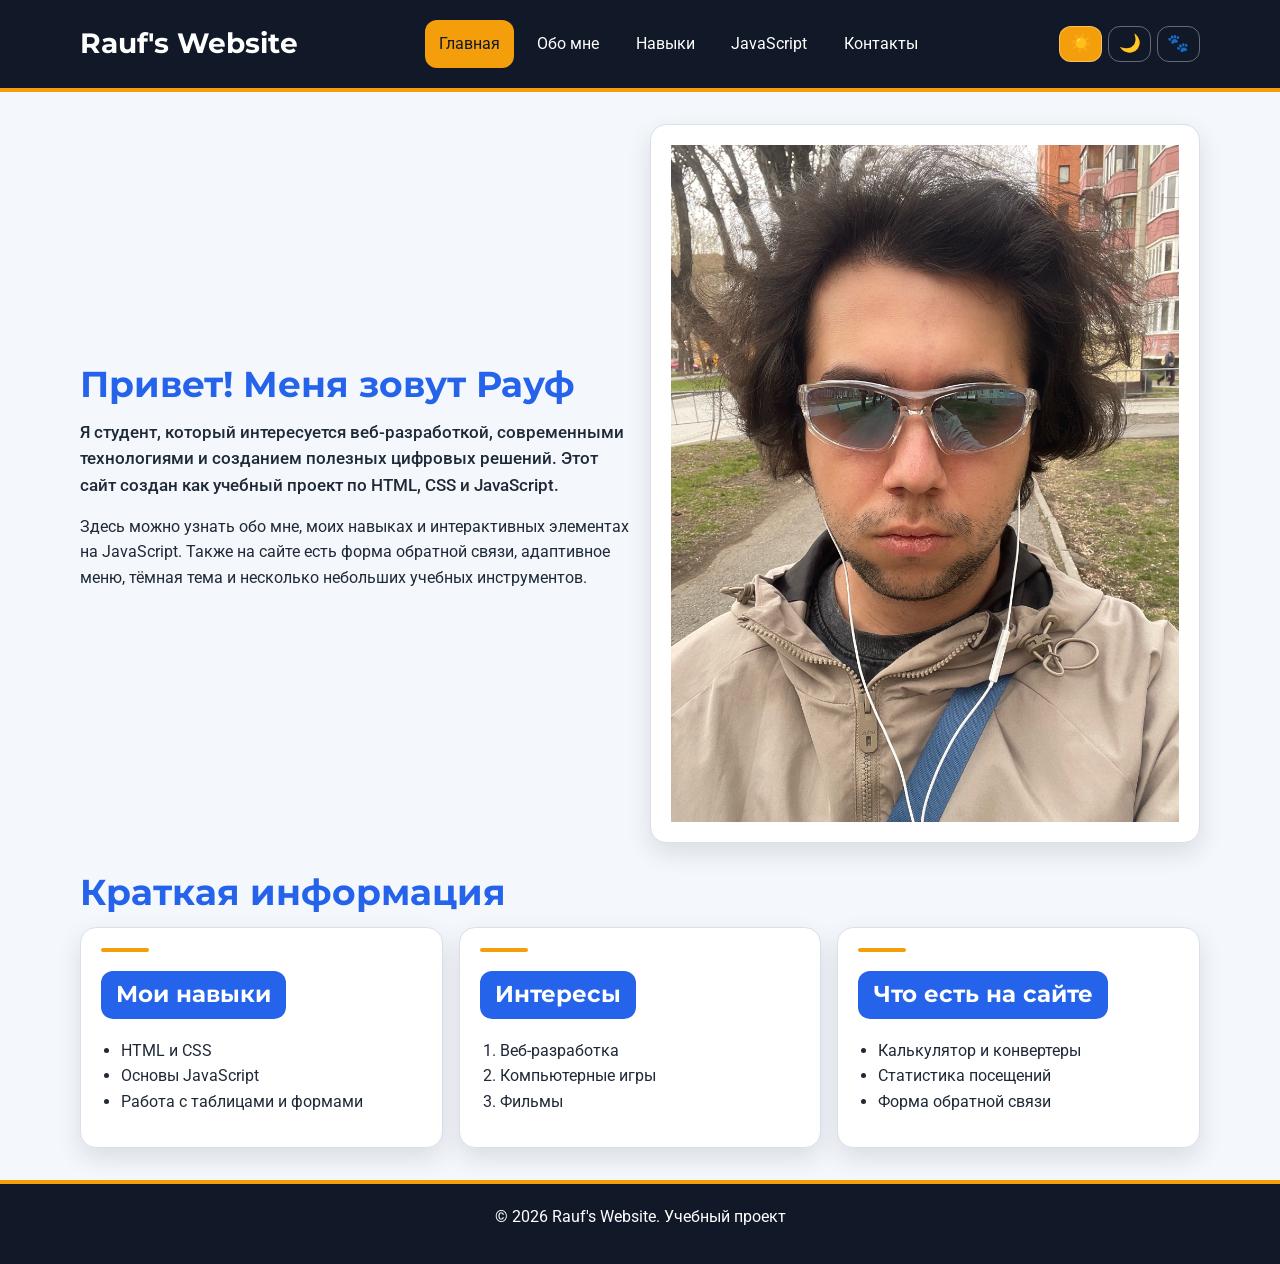
<file: index.html>
<!DOCTYPE html>
<html lang="ru">
<head>
    <meta charset="UTF-8">
    <meta name="viewport" content="width=device-width, initial-scale=1.0">
    <title>Главная</title>
    <link rel="preconnect" href="https://fonts.googleapis.com">
    <link rel="preconnect" href="https://fonts.gstatic.com" crossorigin>
    <link href="https://fonts.googleapis.com/css2?family=Montserrat:wght@600;700&family=Roboto:wght@400;500;700&display=swap" rel="stylesheet">
    <link rel="stylesheet" href="style.css">
</head>
<body>
    <input type="checkbox" id="menu-toggle" class="menu-checkbox" aria-hidden="true">
    <input type="radio" id="theme-light" name="site-theme" class="theme-radio theme-light-radio" checked aria-hidden="true">
    <input type="radio" id="theme-dark" name="site-theme" class="theme-radio theme-dark-radio" aria-hidden="true">
    <input type="radio" id="theme-cat" name="site-theme" class="theme-radio theme-cat-radio" aria-hidden="true">
    <div class="page">
    <header id="top">
        <div class="container header-grid">
            <h1 class="logo"><a href="index.html">Rauf's&nbsp;Website</a></h1>
            <div class="header-actions">
                <div class="theme-switcher" aria-label="Выбор темы">
                    <label for="theme-light" class="theme-button" title="Светлая тема">☀️</label>
                    <label for="theme-dark" class="theme-button" title="Тёмная тема">🌙</label>
                    <label for="theme-cat" class="theme-button" title="Кошачья тема">🐾</label>
                </div>
                <label for="menu-toggle" class="burger" aria-label="Открыть меню" title="Меню"><span></span><span></span><span></span><span class="burger-text">Меню</span></label>
            </div>
            <nav class="main-nav" aria-label="Главное меню">
                <a href="index.html" class="active">Главная</a>
                <a href="about.html">Обо мне</a>
                <a href="skills.html">Навыки</a>
                <a href="interactive.html">JavaScript</a>
                <a href="contacts.html">Контакты</a>
            </nav>
        </div>
    </header>

    <main class="container">
        <section class="hero">
            <article>
                <h2>Привет! Меня зовут Рауф</h2>
                <p>Я студент, который интересуется веб-разработкой, современными технологиями и созданием полезных цифровых решений. Этот сайт создан как учебный проект по HTML, CSS и JavaScript.</p>
                <p>Здесь можно узнать обо мне, моих навыках и интерактивных элементах на JavaScript. Также на сайте есть форма обратной связи, адаптивное меню, тёмная тема и несколько небольших учебных инструментов.</p>
            </article>

            <figure class="profile-card">
                <img src="images/profile.jpg" alt="Иллюстрация профиля студента">
            </figure>
        </section>

        <section>
            <h2>Краткая информация</h2>
            <div class="cards-grid">
                <div class="card">
                    <h3><a href="skills.html">Мои навыки</a></h3>
                    <ul>
                        <li>HTML и CSS</li>
                        <li>Основы JavaScript</li>
                        <li>Работа с таблицами и формами</li>
                    </ul>
                </div>
                <div class="card">
                    <h3><a href="about.html">Интересы</a></h3>
                    <ol>
                        <li>Веб-разработка</li>
                        <li>Компьютерные игры</li>
                        <li>Фильмы</li>
                    </ol>
                </div>
                <div class="card">
                    <h3><a href="interactive.html">Что есть на сайте</a></h3>
                    <ul>
                        <li>Калькулятор и конвертеры</li>
                        <li>Статистика посещений</li>
                        <li>Форма обратной связи</li>
                    </ul>
                </div>
            </div>
        </section>

    </main>

    <footer>
        <div class="container">
            <p>&copy; 2026 Rauf's&nbsp;Website. Учебный проект</p>
        </div>
    </footer>
    </div>
        <script type="module" src="js/main.js"></script>
    <script src="script.js"></script>
</body>
</html>
</file>
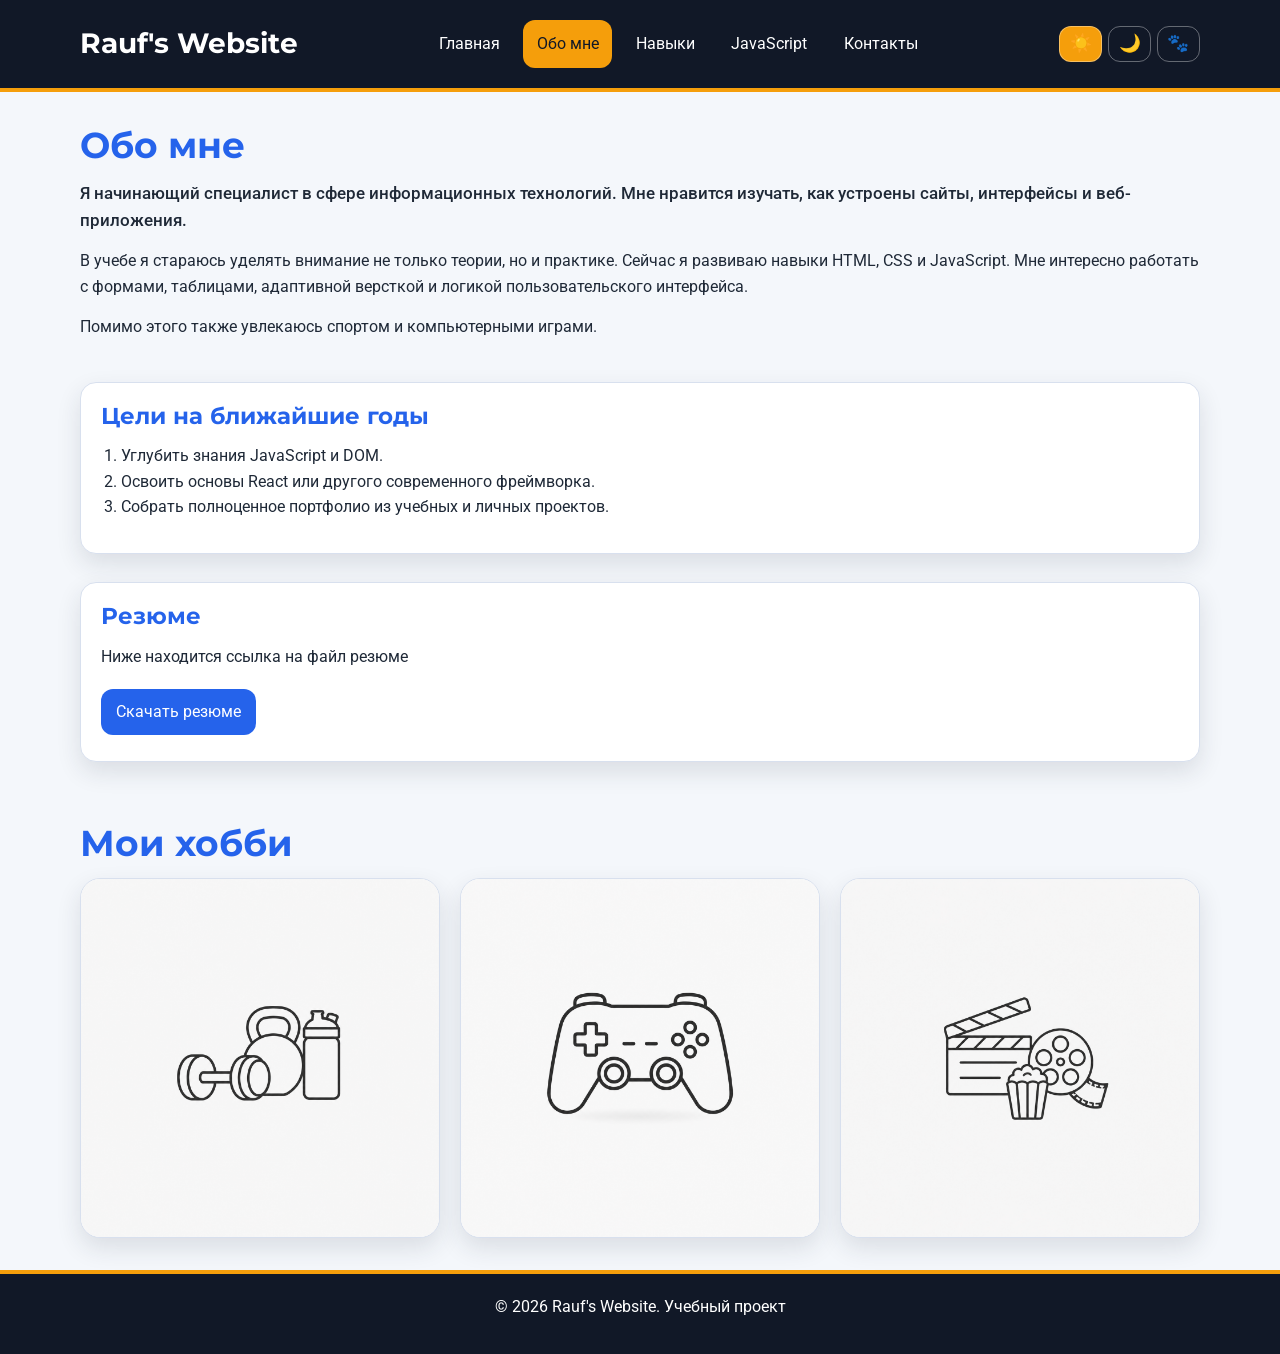
<file: about.html>
<!DOCTYPE html>
<html lang="ru">
<head>
    <meta charset="UTF-8">
    <meta name="viewport" content="width=device-width, initial-scale=1.0">
    <title>Обо мне</title>
    <link rel="preconnect" href="https://fonts.googleapis.com">
    <link rel="preconnect" href="https://fonts.gstatic.com" crossorigin>
    <link href="https://fonts.googleapis.com/css2?family=Montserrat:wght@600;700&family=Roboto:wght@400;500;700&display=swap" rel="stylesheet">
    <link rel="stylesheet" href="style.css">
</head>
<body>
    <input type="checkbox" id="menu-toggle" class="menu-checkbox" aria-hidden="true">
    <input type="radio" id="theme-light" name="site-theme" class="theme-radio theme-light-radio" checked aria-hidden="true">
    <input type="radio" id="theme-dark" name="site-theme" class="theme-radio theme-dark-radio" aria-hidden="true">
    <input type="radio" id="theme-cat" name="site-theme" class="theme-radio theme-cat-radio" aria-hidden="true">
    <div class="page">
    <header id="top">
        <div class="container header-grid">
            <h1 class="logo"><a href="index.html">Rauf's&nbsp;Website</a></h1>
            <div class="header-actions">
                <div class="theme-switcher" aria-label="Выбор темы">
                    <label for="theme-light" class="theme-button" title="Светлая тема">☀️</label>
                    <label for="theme-dark" class="theme-button" title="Тёмная тема">🌙</label>
                    <label for="theme-cat" class="theme-button" title="Кошачья тема">🐾</label>
                </div>
                <label for="menu-toggle" class="burger" aria-label="Открыть меню" title="Меню"><span></span><span></span><span></span><span class="burger-text">Меню</span></label>
            </div>
            <nav class="main-nav" aria-label="Главное меню">
                <a href="index.html">Главная</a>
                <a href="about.html" class="active">Обо мне</a>
                <a href="skills.html">Навыки</a>
                <a href="interactive.html">JavaScript</a>
                <a href="contacts.html">Контакты</a>
            </nav>
        </div>
    </header>

    <main class="container content-page">
        <section>
            <h2>Обо мне</h2>
            <p>Я начинающий специалист в сфере информационных технологий. Мне нравится изучать, как устроены сайты, интерфейсы и веб-приложения.</p>
            <p>В учебе я стараюсь уделять внимание не только теории, но и практике. Сейчас я развиваю навыки HTML, CSS и JavaScript. Мне интересно работать с формами, таблицами, адаптивной версткой и логикой пользовательского интерфейса.</p>
            <p>Помимо этого также увлекаюсь спортом и компьютерными играми.</p>
        </section>


        <section class="info-box">
            <h3>Цели на ближайшие годы</h3>
            <ol class="goals-list">
                <li>Углубить знания JavaScript и DOM.</li>
                <li>Освоить основы React или другого современного фреймворка.</li>
                <li>Собрать полноценное портфолио из учебных и личных проектов.</li>
            </ol>
        </section>

        <section class="info-box">
            <h3>Резюме</h3>
            <p>Ниже находится ссылка на файл резюме</p>
            <a class="button-link" href="files/resume.docx" download>Скачать резюме</a>
        </section>

        <section class="hobbies-section">
            <h2>Мои хобби</h2>
            <div class="hobbies-grid" data-hobbies></div>
        </section>

    </main>

    <footer>
        <div class="container">
            <p>&copy; 2026 Rauf's&nbsp;Website. Учебный проект</p>
        </div>
    </footer>
    </div>
        <script type="module" src="js/main.js"></script>
    <script src="script.js"></script>
</body>
</html>
</file>
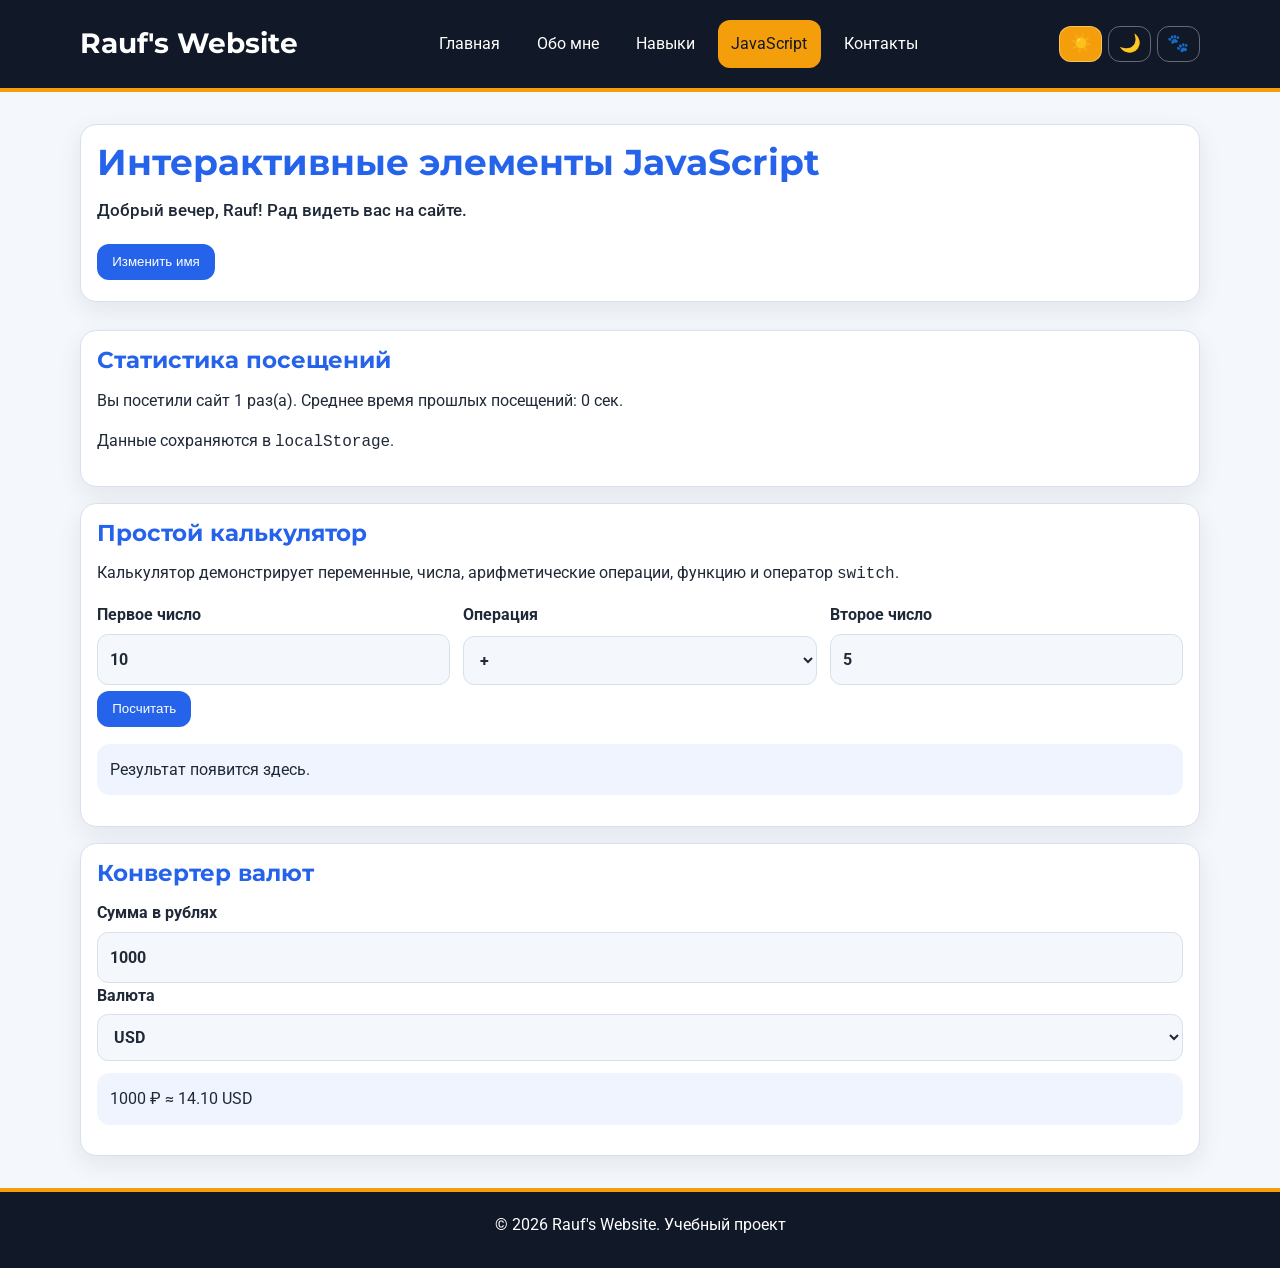
<file: interactive.html>
<!DOCTYPE html>
<html lang="ru">
<head>
    <meta charset="UTF-8">
    <meta name="viewport" content="width=device-width, initial-scale=1.0">
    <title>JavaScript</title>
    <link rel="preconnect" href="https://fonts.googleapis.com">
    <link rel="preconnect" href="https://fonts.gstatic.com" crossorigin>
    <link href="https://fonts.googleapis.com/css2?family=Montserrat:wght@600;700&family=Roboto:wght@400;500;700&display=swap" rel="stylesheet">
    <link rel="stylesheet" href="style.css">
</head>
<body>
    <input type="checkbox" id="menu-toggle" class="menu-checkbox" aria-hidden="true">
    <input type="radio" id="theme-light" name="site-theme" class="theme-radio theme-light-radio" checked aria-hidden="true">
    <input type="radio" id="theme-dark" name="site-theme" class="theme-radio theme-dark-radio" aria-hidden="true">
    <input type="radio" id="theme-cat" name="site-theme" class="theme-radio theme-cat-radio" aria-hidden="true">
    <div class="page">
    <header id="top">
        <div class="container header-grid">
            <h1 class="logo"><a href="index.html">Rauf's&nbsp;Website</a></h1>
            <div class="header-actions">
                <div class="theme-switcher" aria-label="Выбор темы">
                    <label for="theme-light" class="theme-button" title="Светлая тема">☀️</label>
                    <label for="theme-dark" class="theme-button" title="Тёмная тема">🌙</label>
                    <label for="theme-cat" class="theme-button" title="Кошачья тема">🐾</label>
                </div>
                <label for="menu-toggle" class="burger" aria-label="Открыть меню" title="Меню"><span></span><span></span><span></span><span class="burger-text">Меню</span></label>
            </div>
            <nav class="main-nav" aria-label="Главное меню">
                <a href="index.html">Главная</a>
                <a href="about.html">Обо мне</a>
                <a href="skills.html">Навыки</a>
                <a href="interactive.html" class="active">JavaScript</a>
                <a href="contacts.html">Контакты</a>
            </nav>
        </div>
    </header>

    <main class="container content-page">
        <section class="interactive-card">
            <h2>Интерактивные элементы JavaScript</h2>
            <p data-greeting>Приветствие загружается...</p>
            <button type="button" data-ask-name>Изменить имя</button>
        </section>

        <section class="interactive-list">
            <article class="interactive-card">
                <h3>Статистика посещений</h3>
                <p data-stats>Статистика загружается...</p>
                <p>Данные сохраняются в <code>localStorage</code>.</p>
            </article>

            <article class="interactive-card" data-calculator>
                <h3>Простой калькулятор</h3>
                <p>Калькулятор демонстрирует переменные, числа, арифметические операции, функцию и оператор <code>switch</code>.</p>
                <div class="tool-grid">
                    <label>Первое число
                        <input type="text" inputmode="numeric" id="calc-first" value="10">
                    </label>
                    <label>Операция
                        <select id="calc-operation">
                            <option value="+">+</option>
                            <option value="-">-</option>
                            <option value="*">×</option>
                            <option value="/">÷</option>
                        </select>
                    </label>
                    <label>Второе число
                        <input type="text" inputmode="numeric" id="calc-second" value="5">
                    </label>
                </div>
                <button type="button">Посчитать</button>
                <p class="result-box" data-calc-result>Результат появится здесь.</p>
            </article>

            <article class="interactive-card" data-converter>
                <h3>Конвертер валют</h3>
                <label>Сумма в рублях
                    <input type="text" inputmode="numeric" id="rub-amount" value="1000">
                </label>
                <label>Валюта
                    <select id="currency">
                        <option value="usd">USD</option>
                        <option value="eur">EUR</option>
                        <option value="cny">CNY</option>
                    </select>
                </label>
                <p class="result-box" data-currency-result></p>
            </article>
        </section>
    </main>


    <div class="modal" data-name-modal aria-hidden="true">
        <div class="modal__overlay" data-close-name-modal></div>
        <div class="modal__content" role="dialog" aria-modal="true" aria-labelledby="name-modal-title">
            <button class="modal__close" type="button" data-close-name-modal aria-label="Закрыть">×</button>
            <h3 id="name-modal-title">Изменить имя</h3>
            <label for="visitor-name-input">Ваше имя</label>
            <input type="text" id="visitor-name-input" placeholder="Введите имя">
            <p class="field-error" data-name-error></p>
            <div class="name-modal-actions">
                <button type="button" data-save-name>Сохранить</button>
                <button type="button" data-close-name-modal>Отмена</button>
            </div>
        </div>
    </div>

    <footer>
        <div class="container">
            <p>&copy; 2026 Rauf's&nbsp;Website. Учебный проект</p>
        </div>
    </footer>
    </div>
        <script type="module" src="js/main.js"></script>
    <script src="script.js"></script>
</body>
</html>
</file>
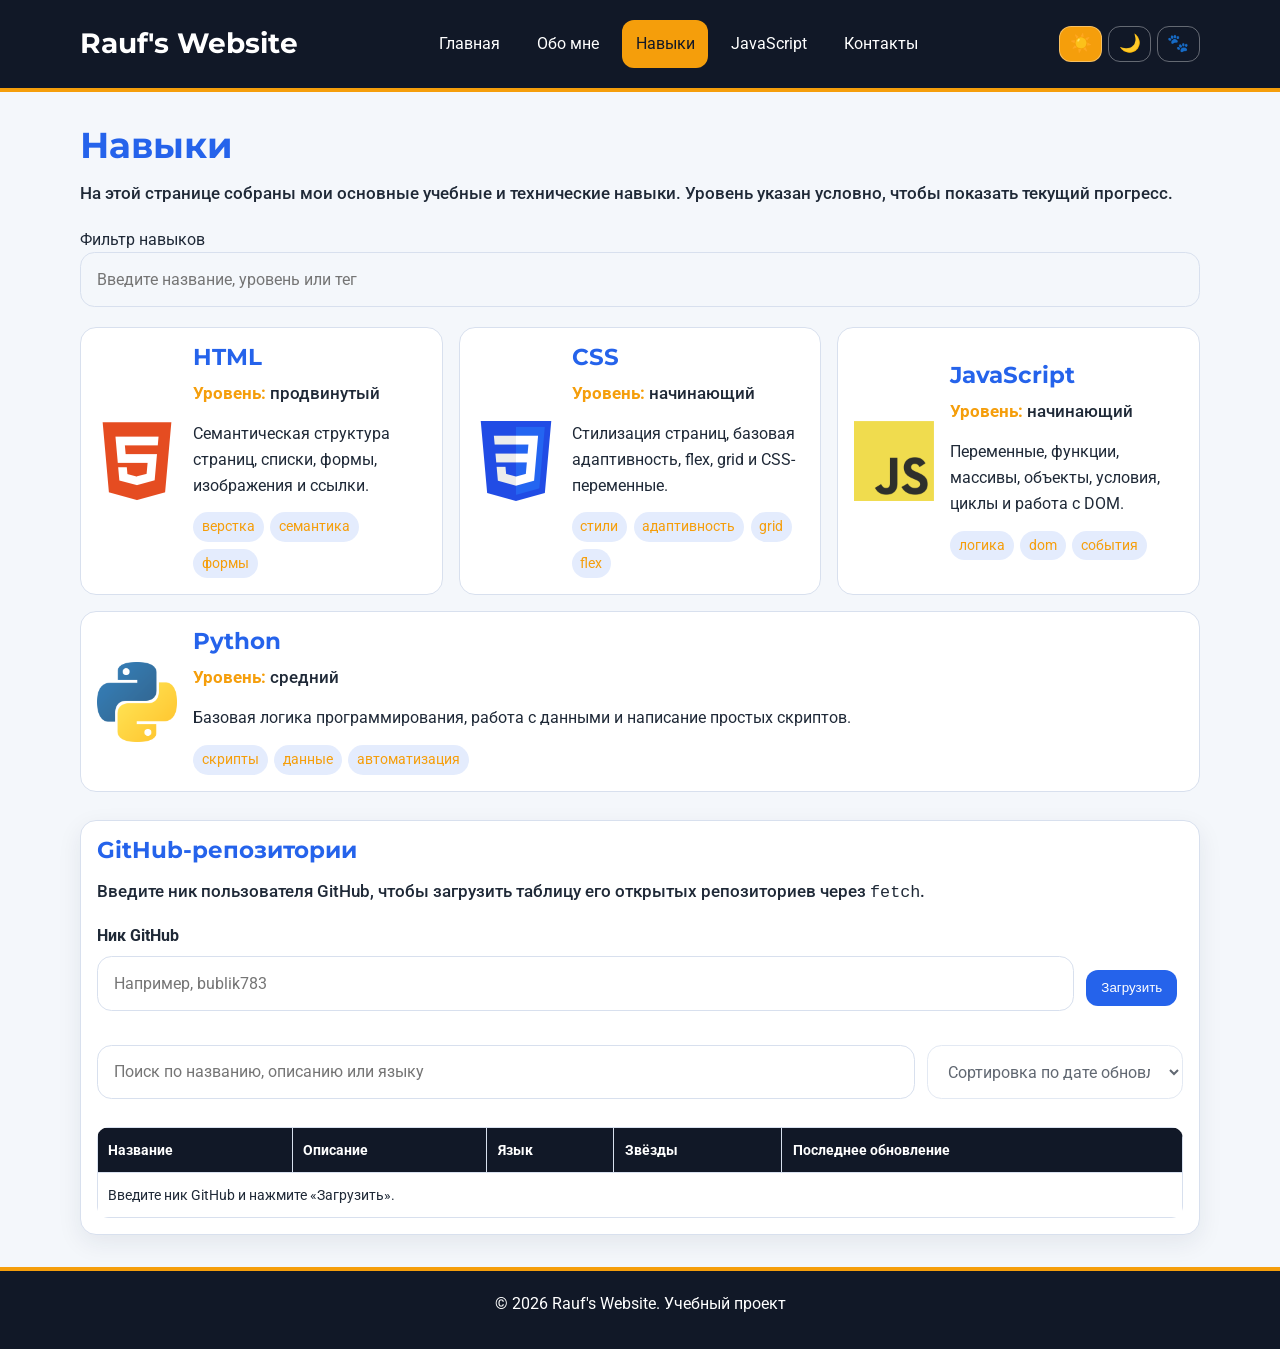
<file: skills.html>
<!DOCTYPE html>
<html lang="ru">
<head>
    <meta charset="UTF-8">
    <meta name="viewport" content="width=device-width, initial-scale=1.0">
    <title>Навыки</title>
    <link rel="preconnect" href="https://fonts.googleapis.com">
    <link rel="preconnect" href="https://fonts.gstatic.com" crossorigin>
    <link href="https://fonts.googleapis.com/css2?family=Montserrat:wght@600;700&family=Roboto:wght@400;500;700&display=swap" rel="stylesheet">
    <link rel="stylesheet" href="style.css">
</head>
<body>
    <input type="checkbox" id="menu-toggle" class="menu-checkbox" aria-hidden="true">
    <input type="radio" id="theme-light" name="site-theme" class="theme-radio theme-light-radio" checked aria-hidden="true">
    <input type="radio" id="theme-dark" name="site-theme" class="theme-radio theme-dark-radio" aria-hidden="true">
    <input type="radio" id="theme-cat" name="site-theme" class="theme-radio theme-cat-radio" aria-hidden="true">
    <div class="page">
    <header id="top">
        <div class="container header-grid">
            <h1 class="logo"><a href="index.html">Rauf's&nbsp;Website</a></h1>
            <div class="header-actions">
                <div class="theme-switcher" aria-label="Выбор темы">
                    <label for="theme-light" class="theme-button" title="Светлая тема">☀️</label>
                    <label for="theme-dark" class="theme-button" title="Тёмная тема">🌙</label>
                    <label for="theme-cat" class="theme-button" title="Кошачья тема">🐾</label>
                </div>
                <label for="menu-toggle" class="burger" aria-label="Открыть меню" title="Меню"><span></span><span></span><span></span><span class="burger-text">Меню</span></label>
            </div>
            <nav class="main-nav" aria-label="Главное меню">
                <a href="index.html">Главная</a>
                <a href="about.html">Обо мне</a>
                <a href="skills.html" class="active">Навыки</a>
                <a href="interactive.html">JavaScript</a>
                <a href="contacts.html">Контакты</a>
            </nav>
        </div>
    </header>

    <main class="container content-page">
        <section>
            <h2>Навыки</h2>
            <p>На этой странице собраны мои основные учебные и технические навыки. Уровень указан условно, чтобы показать текущий прогресс.</p>
            <div class="skill-filter">
                <label for="skill-search">Фильтр навыков</label>
                <input type="search" id="skill-search" data-skill-search placeholder="Введите название, уровень или тег">
            </div>
            <div class="skill-cards skill-cards-with-icons" data-skills-list></div>
        </section>
<div data-skills-table></div>
    </main>

    <footer>
        <div class="container">
            <p>&copy; 2026 Rauf's&nbsp;Website. Учебный проект</p>
        </div>
    </footer>
    </div>
        <script type="module" src="js/main.js"></script>
    <script src="script.js"></script>
</body>
</html>
</file>
<file: style.css>
:root {
    --bg-color: #f4f7fb;
    --text-color: #1f2937;
    --main-color: #2563eb;
    --accent-color: #f59e0b;
    --card-color: #ffffff;
    --border-color: #d8e0ee;
    --dark-color: #111827;
    --muted-color: #64748b;
    --shadow: 0 0.625rem 1.5625rem rgba(31, 41, 55, 0.12);
}

* {
    box-sizing: border-box;
    margin: 0;
    padding: 0;
}

html {
    font-size: 100%;
    scroll-behavior: smooth;
}

body {
    background: var(--bg-color);
    color: var(--text-color);
    font-family: 'Roboto', Arial, sans-serif;
    font-size: 0.95rem;
    line-height: 1.6;
}

.page {
    min-height: 100vh;
    display: flex;
    flex-direction: column;
    background: var(--bg-color);
    color: var(--text-color);
    transition: background 0.3s ease, color 0.3s ease;
}

.theme-dark-radio:checked ~ .page {
    --bg-color: #0f172a;
    --text-color: #e5e7eb;
    --main-color: #93c5fd;
    --accent-color: #fbbf24;
    --card-color: #1e293b;
    --border-color: #334155;
    --dark-color: #020617;
    --muted-color: #cbd5e1;
    --shadow: 0 0.75rem 1.75rem rgba(0, 0, 0, 0.35);
}

.theme-cat-radio:checked ~ .page {
    --bg-color: #fff7ed;
    --text-color: #3b2414;
    --main-color: #b45309;
    --accent-color: #fb923c;
    --card-color: #fffaf0;
    --border-color: #fed7aa;
    --dark-color: #7c2d12;
    --muted-color: #7c5a3a;
    --shadow: 0 0.75rem 1.75rem rgba(124, 45, 18, 0.18);
    background-color: var(--bg-color);
    background-image:
        radial-gradient(ellipse at 1.5rem 2.4rem, rgba(180, 83, 9, 0.16) 0 0.48rem, transparent 0.5rem),
        radial-gradient(circle at 1rem 1.55rem, rgba(180, 83, 9, 0.14) 0 0.22rem, transparent 0.24rem),
        radial-gradient(circle at 1.5rem 1.25rem, rgba(180, 83, 9, 0.14) 0 0.22rem, transparent 0.24rem),
        radial-gradient(circle at 2rem 1.55rem, rgba(180, 83, 9, 0.14) 0 0.22rem, transparent 0.24rem),
        radial-gradient(circle at 2.35rem 2rem, rgba(180, 83, 9, 0.12) 0 0.18rem, transparent 0.2rem);
    background-size: 5rem 5rem;
    background-attachment: fixed;
}

.container {
    width: min(92%, 70rem);
    margin: 0 auto;
}

.menu-checkbox,
.theme-radio {
    position: absolute;
    inline-size: 1px;
    block-size: 1px;
    opacity: 0;
    pointer-events: none;
}

header {
    background: var(--dark-color);
    padding: 1rem 0;
    border-bottom: 0.25rem solid var(--accent-color);
    position: sticky;
    top: 0;
    z-index: 10;
}

.header-grid {
    display: grid;
    grid-template-columns: 1fr auto;
    align-items: center;
    gap: 0.75rem;
}

.logo {
    color: #ffffff;
    font-size: clamp(1.25rem, 5vw, 1.75rem);
    margin-bottom: 0;
}

.logo a {
    color: inherit;
    text-decoration: none;
}

.logo a:hover {
    color: var(--accent-color);
}

.header-actions {
    display: flex;
    align-items: center;
    gap: 0.6rem;
}

.theme-switcher {
    display: flex;
    flex-wrap: wrap;
    justify-content: flex-end;
    gap: 0.35rem;
}

.theme-button,
.burger {
    cursor: pointer;
    color: #ffffff;
    border: 0.0625rem solid rgba(255, 255, 255, 0.35);
    border-radius: 0.75rem;
    padding: 0.55rem 0.75rem;
    transition: 0.3s ease;
}

.theme-button {
    font-size: 1.1rem;
    line-height: 1;
    user-select: none;
    padding: 0.5rem 0.6rem;
    min-inline-size: 2.4rem;
    text-align: center;
}

.theme-light-radio:checked ~ .page label[for="theme-light"],
.theme-dark-radio:checked ~ .page label[for="theme-dark"],
.theme-cat-radio:checked ~ .page label[for="theme-cat"] {
    background: var(--accent-color);
    color: var(--dark-color);
}

.theme-cat-radio:checked ~ .page .logo a::after {
    content: "  ฅ^•ﻌ•^ฅ";
    font-size: 0.8em;
}

.theme-button:hover,
.burger:hover {
    background: var(--accent-color);
    color: var(--dark-color);
}

.burger {
    display: inline-grid;
    grid-template-columns: 1.25rem auto;
    align-items: center;
    justify-content: center;
    gap: 0.35rem 0.45rem;
    min-inline-size: 5rem;
    block-size: 2.6rem;
}

.burger span:not(.burger-text) {
    grid-column: 1;
    display: block;
    inline-size: 1.25rem;
    block-size: 0.15rem;
    background: currentColor;
    border-radius: 1rem;
    transition: transform 0.3s ease, opacity 0.3s ease;
}

.burger-text {
    grid-column: 2;
    grid-row: 1 / 4;
    font-size: 0.85rem;
    font-weight: 700;
}

.main-nav {
    display: none;
    grid-column: 1 / -1;
    flex-direction: column;
    gap: 0.5rem;
    padding-top: 0.75rem;
}

/* Бургер-меню работает без JavaScript: checkbox открывает и закрывает навигацию */
.menu-checkbox:checked ~ .page .main-nav {
    display: flex;
}

.menu-checkbox:checked ~ .page .burger span:nth-child(1) {
    transform: translateY(0.4rem) rotate(45deg);
}

.menu-checkbox:checked ~ .page .burger span:nth-child(2) {
    opacity: 0;
}

.menu-checkbox:checked ~ .page .burger span:nth-child(3) {
    transform: translateY(-0.4rem) rotate(-45deg);
}

.main-nav a {
    color: #ffffff;
    text-decoration: none;
    padding: 0.7rem 0.85rem;
    border-radius: 0.75rem;
    transition: 0.3s ease;
    text-align: center;
}

.main-nav a:hover,
.main-nav a.active {
    background: var(--accent-color);
    color: var(--dark-color);
}

a[target="_blank"] {
    font-weight: 700;
    color: var(--main-color);
}

main {
    padding: 1.5rem 0;
    flex: 1;
}

h1, h2, h3, h4, h5, h6 {
    font-family: 'Montserrat', Arial, sans-serif;
    color: var(--main-color);
    margin-bottom: 0.8rem;
    line-height: 1.2;
}

h2 { font-size: clamp(1.5rem, 6vw, 2.25rem); }
h3 { font-size: clamp(1.15rem, 4vw, 1.45rem); }

p {
    margin-bottom: 0.9rem;
}

main section:first-child p:first-of-type {
    font-size: 1.05rem;
    font-weight: 500;
}

.hero {
    display: grid;
    grid-template-columns: 1fr;
    gap: 1.25rem;
    align-items: center;
    margin-bottom: 1.75rem;
}

img {
    max-width: 100%;
    height: auto;
    display: block;
}

.profile-card,
.info-box,
.note,
blockquote,
.contact-form {
    background: var(--card-color);
    border: 0.0625rem solid var(--border-color);
    border-radius: 1rem;
    box-shadow: var(--shadow);
    padding: 1rem;
}

.profile-card figcaption {
    color: var(--muted-color);
    text-align: center;
    margin-top: 0.75rem;
}

.cards-grid,
.project-grid,
.skill-cards {
    display: grid;
    grid-template-columns: 1fr;
    gap: 1rem;
}

.card {
    background: var(--card-color);
    border: 0.0625rem solid var(--border-color);
    border-radius: 1rem;
    padding: 1rem;
    box-shadow: var(--shadow);
    transition: transform 0.3s ease, box-shadow 0.3s ease;
}

.card:hover {
    transform: translateY(-0.25rem) scale(1.01);
    box-shadow: 0 1rem 2rem rgba(31, 41, 55, 0.2);
}

.card::before {
    content: "";
    display: block;
    inline-size: 3rem;
    block-size: 0.25rem;
    background: var(--accent-color);
    border-radius: 1rem;
    margin-bottom: 0.8rem;
}

ul, ol {
    padding-left: 1.25rem;
    margin-bottom: 0.8rem;
}

.button-link,
button,
.card a {
    display: inline-block;
    margin: 0.35rem 0.35rem 0.35rem 0;
    background: var(--main-color);
    color: #ffffff;
    text-decoration: none;
    border: none;
    border-radius: 0.75rem;
    padding: 0.65rem 0.95rem;
    cursor: pointer;
    transition: 0.3s ease;
}

.button-link:hover,
button:hover,
.card a:hover {
    background: var(--accent-color);
    color: var(--dark-color);
    transform: translateY(-0.1rem);
}

.content-page {
    display: grid;
    gap: 1.25rem;
}

blockquote {
    border-left: 0.35rem solid var(--accent-color);
    font-size: 1.05rem;
    font-style: italic;
}

.code-word,
strong {
    color: var(--accent-color);
}

.contact-layout {
    display: grid;
    grid-template-columns: 1fr;
    gap: 1.25rem;
}

.contact-form {
    display: grid;
    gap: 0.6rem;
}

input,
textarea {
    width: 100%;
    border: 0.0625rem solid var(--border-color);
    border-radius: 0.75rem;
    padding: 0.75rem;
    font: inherit;
    background: var(--bg-color);
    color: var(--text-color);
    outline: none;
}

input:focus,
textarea:focus {
    border-color: var(--accent-color);
    box-shadow: 0 0 0 0.2rem rgba(245, 158, 11, 0.18);
}

.skill-cards {
    display: grid;
    grid-template-columns: 1fr;
    gap: 1rem;
}

.skill-card {
    background: var(--card-color);
    border: 1px solid var(--border-color);
    border-radius: 1rem;
    padding: 1rem;
    box-shadow: 0 0.5rem 1.2rem var(--shadow-color);
    transition: transform 0.3s ease, box-shadow 0.3s ease;
}

.skill-card:hover {
    transform: translateY(-0.25rem);
    box-shadow: 0 0.8rem 1.6rem var(--shadow-color);
}

.skill-card h3 {
    margin-bottom: 0.5rem;
}

table {
    width: 100%;
    border-collapse: collapse;
    margin-top: 0.75rem;
    overflow: hidden;
    border-radius: 0.75rem;
    font-size: 0.9rem;
}

th,
td {
    border: 0.0625rem solid var(--border-color);
    padding: 0.65rem;
    text-align: left;
}

th {
    background: var(--dark-color);
    color: #ffffff;
}

tbody tr:nth-child(even) {
    background: rgba(37, 99, 235, 0.08);
}

footer {
    background: var(--dark-color);
    color: #ffffff;
    text-align: center;
    padding: 1.25rem 0;
    border-top: 0.25rem solid var(--accent-color);
}

footer a {
    color: var(--accent-color);
    text-decoration: none;
}

footer a:hover {
    text-decoration: underline;
}

/* Планшеты: меню показывается вертикально */
@media (min-width: 48rem) {
    body {
        font-size: 1rem;
    }

    main {
        padding: 2rem 0;
    }

    .header-grid {
        grid-template-columns: 1fr auto;
    }

    .burger {
        display: none;
    }

    .main-nav {
        display: flex;
        grid-column: 1 / -1;
        flex-direction: column;
        align-items: stretch;
        padding-top: 0.8rem;
    }

    .cards-grid,
    .project-grid,
    .skill-cards {
        grid-template-columns: repeat(2, minmax(0, 1fr));
    }

    .hero,
    .contact-layout {
        grid-template-columns: repeat(2, minmax(0, 1fr));
    }

    .profile-card,
    .info-box,
    .note,
    blockquote,
    .contact-form,
    .card {
        padding: 1.25rem;
    }
}

/* Десктоп: меню становится горизонтальным */
@media (min-width: 64rem) {
    header {
        padding: 1.25rem 0;
    }

    .header-grid {
        display: flex;
        justify-content: space-between;
        gap: 1.25rem;
    }

    .header-actions {
        order: 3;
    }

    .main-nav {
        order: 2;
        display: flex;
        flex-direction: row;
        align-items: center;
        grid-column: auto;
        padding-top: 0;
        gap: 0.6rem;
    }

    .theme-button {
        white-space: nowrap;
    }

    .project-grid,
    .skill-cards {
        grid-template-columns: repeat(3, minmax(0, 1fr));
    }

    .cards-grid {
        grid-template-columns: repeat(3, minmax(0, 1fr));
    }

    .content-page {
        gap: 1.75rem;
    }
}

/* Лабораторная №3: интерактивные блоки JavaScript */
.interactive-card {
    border: 0.0625rem solid var(--border-color);
    border-radius: 1rem;
    padding: 1rem;
    background: var(--card-color);
    box-shadow: 0 0.5rem 1.5rem rgba(24, 35, 66, 0.08);
}

.tool-grid {
    display: grid;
    grid-template-columns: 1fr;
    gap: 0.8rem;
}

.interactive-card label,
.contact-form label {
    display: grid;
    gap: 0.35rem;
    font-weight: 700;
}

.interactive-card input,
.interactive-card select,
.contact-form input,
.contact-form select,
.contact-form textarea {
    width: 100%;
    padding: 0.75rem;
    border: 0.0625rem solid var(--border-color);
    border-radius: 0.7rem;
    font: inherit;
    background: var(--bg-color);
    color: var(--text-color);
}

.interactive-card input:focus,
.interactive-card select:focus,
.contact-form input:focus,
.contact-form textarea:focus {
    outline: none;
    border-color: var(--accent-color);
    box-shadow: 0 0 0 0.2rem rgba(73, 118, 255, 0.18);
}

.result-box,
.form-result,
.helper-text {
    display: block;
    margin-top: 0.75rem;
    padding: 0.8rem;
    border-radius: 0.8rem;
    background: rgba(73, 118, 255, 0.08);
}

.success-text {
    color: #217a36;
}

.error-text {
    color: #c0392b;
}

.photo-preview {
    width: 7.5rem;
    height: 7.5rem;
    object-fit: cover;
    border-radius: 1rem;
    border: 0.125rem solid var(--border-color);
}

.modal {
    position: fixed;
    inset: 0;
    display: none;
    align-items: center;
    justify-content: center;
    padding: 1rem;
    z-index: 20;
}

.modal.is-open {
    display: flex;
}

.modal__overlay {
    position: absolute;
    inset: 0;
    background: rgba(0, 0, 0, 0.55);
}

.modal__content {
    position: relative;
    max-width: 32rem;
    width: min(100%, 32rem);
    padding: 1.5rem;
    border-radius: 1rem;
    background: var(--card-color);
    color: var(--text-color);
    box-shadow: 0 1rem 3rem rgba(0, 0, 0, 0.25);
}

.modal__close {
    position: absolute;
    top: 0.6rem;
    right: 0.6rem;
    width: 2rem;
    height: 2rem;
    padding: 0;
    border-radius: 50%;
}

@media (min-width: 48rem) {
    .tool-grid {
        grid-template-columns: repeat(3, 1fr);
    }
}

.social-links {
    display: flex;
    flex-wrap: wrap;
    gap: 0.7rem;
    margin-top: 1rem;
}

.social-links h3 {
    width: 100%;
    margin-bottom: 0.2rem;
}

.social-links a {
    display: inline-block;
    padding: 0.55rem 0.85rem;
    border-radius: 0.75rem;
    background: var(--main-color);
    color: #ffffff;
    text-decoration: none;
    transition: 0.3s ease;
}

.social-links a:hover {
    background: var(--accent-color);
    color: var(--dark-color);
    transform: translateY(-0.1rem);
}

.interactive-list {
    display: grid;
    grid-template-columns: 1fr;
    gap: 1rem;
}


/* Финальные правки */
.contact-info-grid {
    display: grid;
    grid-template-columns: 1fr;
    gap: 1rem;
    margin: 1rem 0;
}

.contact-info-card {
    display: flex;
    align-items: center;
    gap: 0.9rem;
    background: var(--card-color);
    border: 0.0625rem solid var(--border-color);
    border-radius: 1rem;
    padding: 1rem;
    box-shadow: var(--shadow);
}

.contact-info-card span {
    display: inline-flex;
    align-items: center;
    justify-content: center;
    width: 2.6rem;
    height: 2.6rem;
    border-radius: 50%;
    background: var(--accent-color);
    color: var(--dark-color);
    font-weight: 700;
}

.contact-info-card h3,
.contact-info-card p {
    margin-bottom: 0.2rem;
}

.skill-card-wide {
    grid-column: 1 / -1;
}

@media (min-width: 48rem) {
    .contact-info-grid {
        grid-template-columns: repeat(2, 1fr);
    }
}


/* Иконки социальных сетей в контактах */
.social-icons {
    align-items: center;
}

.social-icons a {
    display: inline-flex;
    align-items: center;
    justify-content: center;
    width: 3rem;
    height: 3rem;
    padding: 0;
    border-radius: 50%;
    font-weight: 700;
    font-size: 1rem;
    box-shadow: var(--shadow);
}

.social-icons a[title="Telegram"] {
    font-size: 1.25rem;
}

@media (min-width: 48rem) {
    .contact-info-grid {
        grid-template-columns: 1fr;
    }
}


/* PNG-иконки социальных сетей */
.social-icons {
    padding: 1rem;
    border: 0.0625rem solid var(--border-color);
    border-radius: 1rem;
    background: var(--card-color);
    box-shadow: var(--shadow);
}

.social-icons a {
    overflow: hidden;
    background: #ffffff;
    border: 0.0625rem solid var(--border-color);
}

.social-icons a img {
    width: 1.8rem;
    height: 1.8rem;
    object-fit: contain;
    display: block;
}

.social-icons a:hover {
    transform: translateY(-0.2rem) scale(1.06);
}


/* Исправления формы обратной связи */
.contact-form textarea {
    resize: none;
}

.contact-form button:disabled {
    opacity: 0.55;
    cursor: not-allowed;
    transform: none;
}

.contact-form button:disabled:hover {
    background: var(--main-color);
    color: #ffffff;
    transform: none;
}

.field-error {
    min-height: 1.1rem;
    font-size: 0.9rem;
    color: #c0392b;
}

.contact-form input.is-invalid,
.contact-form textarea.is-invalid {
    border-color: #c0392b;
    background: rgba(192, 57, 43, 0.08);
}

.contact-form input.is-valid,
.contact-form textarea.is-valid {
    border-color: #217a36;
}

.form-modal-list {
    display: grid;
    gap: 0.45rem;
    margin-top: 1rem;
}

.form-modal-list p {
    margin: 0;
}


.required-star {
    color: #d93025;
    font-weight: 700;
}


.photo-preview[hidden] {
    display: none;
}


.contact-form label {
    display: inline-flex;
    align-items: center;
    gap: 0.25rem;
    width: fit-content;
}

.required-star {
    color: #d93025;
    font-weight: 700;
    line-height: 1;
}

textarea {
    resize: none;
}

.form-result[hidden] {
    display: none;
}


/* Карточки хобби на странице «Обо мне» */
.hobbies-section {
    margin-top: 2rem;
}

.hobbies-grid {
    display: grid;
    grid-template-columns: 1fr;
    gap: 1.25rem;
}

.hobby-card {
    position: relative;
    overflow: hidden;
    min-height: 18rem;
    border-radius: 1.25rem;
    background: #ffffff;
    border: 1px solid var(--border-color);
    box-shadow: var(--shadow);
}

.hobby-card img {
    width: 100%;
    height: 100%;
    min-height: 18rem;
    object-fit: cover;
    display: block;
    transition: transform 0.35s ease, filter 0.35s ease;
}

.hobby-overlay {
    position: absolute;
    inset: 0;
    display: flex;
    flex-direction: column;
    justify-content: flex-end;
    gap: 0.5rem;
    padding: 1.25rem;
    background: linear-gradient(180deg, rgba(0, 0, 0, 0.05), rgba(0, 0, 0, 0.75));
    color: #ffffff;
    opacity: 0;
    transform: translateY(1rem);
    transition: opacity 0.35s ease, transform 0.35s ease;
}

.hobby-overlay h3 {
    margin: 0;
    color: #ffffff;
}

.hobby-overlay p {
    margin: 0;
    color: rgba(255, 255, 255, 0.9);
}

.hobby-card:hover img {
    transform: scale(1.05);
    filter: brightness(0.75);
}

.hobby-card:hover .hobby-overlay {
    opacity: 1;
    transform: translateY(0);
}

@media (min-width: 768px) {
    .hobbies-grid {
        grid-template-columns: repeat(3, 1fr);
    }
}


/* Карточки навыков с логотипами */
.skill-cards-with-icons .skill-card {
    display: flex;
    align-items: center;
    gap: 1rem;
    transition: transform 0.3s ease, box-shadow 0.3s ease;
}

.skill-cards-with-icons .skill-card:hover {
    transform: translateY(-5px);
    box-shadow: 0 14px 28px rgba(0, 0, 0, 0.14);
}

.skill-icon {
    width: 80px;
    height: 80px;
    object-fit: contain;
    flex-shrink: 0;
    transition: transform 0.3s ease;
}

.skill-cards-with-icons .skill-card:hover .skill-icon {
    transform: scale(1.08);
}

.skill-info h3 {
    margin-top: 0;
}

.skill-info p:last-child {
    margin-bottom: 0;
}

@media (max-width: 520px) {
    .skill-cards-with-icons .skill-card {
        align-items: flex-start;
    }

    .skill-icon {
        width: 64px;
        height: 64px;
    }
}


/* Исправления мобильного меню и переключателя тем */
.burger {
    position: relative;
}

.burger span:not(.burger-text) {
    transform-origin: center;
}

#menu-toggle:checked ~ .page .burger span:nth-child(1) {
    transform: translateY(7px) rotate(45deg);
}

#menu-toggle:checked ~ .page .burger span:nth-child(2) {
    opacity: 0;
}

#menu-toggle:checked ~ .page .burger span:nth-child(3) {
    transform: translateY(-7px) rotate(-45deg);
}

@media (max-width: 767px) {
    .header-actions {
        display: contents;
    }

    .theme-switcher {
        order: 3;
        display: none;
        width: 100%;
        justify-content: center;
        gap: 0.75rem;
        padding: 0.85rem 1rem;
        margin-top: 0.5rem;
        border-radius: 1rem;
        background: rgba(255, 255, 255, 0.12);
    }

    #menu-toggle:checked ~ .page .theme-switcher {
        display: flex;
    }

    .main-nav {
        order: 2;
    }

    .burger {
        order: 1;
        justify-self: end;
    }
}

@media (min-width: 768px) {
    #menu-toggle:checked ~ .page .burger span:nth-child(1),
    #menu-toggle:checked ~ .page .burger span:nth-child(2),
    #menu-toggle:checked ~ .page .burger span:nth-child(3) {
        transform: none;
        opacity: 1;
    }
}


/* Финальная правка мобильного меню */
@media (max-width: 767px) {
    .burger {
        min-width: 5.6rem;
        min-height: 2.75rem;
        display: inline-flex;
        align-items: center;
        justify-content: center;
        gap: 0.45rem;
    }

    .burger span:not(.burger-text) {
        width: 1.25rem;
        height: 0.12rem;
        position: absolute;
        left: 1rem;
        top: 50%;
        margin: 0;
        transform-origin: center;
    }

    .burger span:nth-child(1) {
        transform: translateY(-0.38rem);
    }

    .burger span:nth-child(2) {
        transform: translateY(0);
    }

    .burger span:nth-child(3) {
        transform: translateY(0.38rem);
    }

    .burger .burger-text {
        margin-left: 1.35rem;
    }

    #menu-toggle:checked ~ .page .burger span:nth-child(1) {
        transform: translateY(0) rotate(45deg);
    }

    #menu-toggle:checked ~ .page .burger span:nth-child(2) {
        opacity: 0;
    }

    #menu-toggle:checked ~ .page .burger span:nth-child(3) {
        transform: translateY(0) rotate(-45deg);
    }

    #menu-toggle:checked ~ .page .theme-switcher {
        display: flex;
        width: 100%;
        max-width: none;
        justify-content: center;
        align-items: center;
        margin: 1rem 0 0;
        padding: 0.9rem 1rem;
        box-sizing: border-box;
    }
}


/* Исправление мобильного бургер-меню и блока тем */
@media (max-width: 767px) {
    .header-grid {
        align-items: center;
    }

    .header-actions {
        display: contents;
    }

    .burger {
        min-width: 5.6rem;
        min-height: 2.75rem;
        display: inline-flex;
        align-items: center;
        justify-content: center;
        gap: 0.45rem;
        position: relative;
        justify-self: end;
        order: 1;
    }

    .burger span:not(.burger-text) {
        display: block;
        position: absolute;
        left: 1rem;
        top: 50%;
        width: 1.25rem;
        height: 0.12rem;
        margin: 0;
        border-radius: 999px;
        transform-origin: center;
        transition: transform 0.25s ease, opacity 0.25s ease;
    }

    .burger span:nth-child(1) {
        transform: translateY(-0.38rem);
    }

    .burger span:nth-child(2) {
        transform: translateY(0);
    }

    .burger span:nth-child(3) {
        transform: translateY(0.38rem);
    }

    .burger .burger-text {
        margin-left: 1.35rem;
    }

    #menu-toggle:checked ~ .page .burger span:nth-child(1) {
        transform: translateY(0) rotate(45deg);
    }

    #menu-toggle:checked ~ .page .burger span:nth-child(2) {
        opacity: 0;
    }

    #menu-toggle:checked ~ .page .burger span:nth-child(3) {
        transform: translateY(0) rotate(-45deg);
    }

    .main-nav {
        order: 2;
    }

    .theme-switcher {
        order: 3;
        display: none;
        width: 100%;
        max-width: 100%;
        justify-content: center;
        align-items: center;
        gap: 0.75rem;
        margin: 1rem 0 0;
        padding: 0.9rem 1rem;
        box-sizing: border-box;
        border-radius: 1rem;
        background: rgba(255, 255, 255, 0.12);
        grid-column: 1 / -1;
        justify-self: stretch;
    }

    #menu-toggle:checked ~ .page .theme-switcher {
        display: flex !important;
    }

    .theme-button {
        flex: 0 0 auto;
    }
}


.name-modal-actions {
    display: flex;
    gap: 0.75rem;
    flex-wrap: wrap;
    margin-top: 1rem;
}

[data-name-modal] input {
    width: 100%;
    margin-top: 0.5rem;
}


/* Лабораторная №4: фильтры карточек и таблица */
.skill-filter {
    margin: 1.25rem 0;
}

.skill-filter input,
.table-controls input,
.table-controls select {
    width: 100%;
    padding: 0.85rem 1rem;
    border-radius: 0.9rem;
    border: 1px solid var(--border-color);
    background: var(--card-bg);
    color: var(--text-color);
}

.skill-tags {
    display: flex;
    flex-wrap: wrap;
    gap: 0.4rem;
    margin-top: 0.75rem;
}

.skill-tags span {
    padding: 0.25rem 0.55rem;
    border-radius: 999px;
    background: rgba(37, 99, 235, 0.12);
    color: var(--accent-color);
    font-size: 0.85rem;
}

.table-controls {
    display: grid;
    gap: 0.75rem;
    margin: 1rem 0;
}

.table-wrapper {
    overflow-x: auto;
}

.table-summary {
    background: rgba(37, 99, 235, 0.08);
}

@media (min-width: 768px) {
    .table-controls {
        grid-template-columns: 1fr 16rem;
    }
}

.github-form {
    margin: 1rem 0;
}
.github-form-row {
    display: grid;
    gap: 0.75rem;
    margin-top: 0.5rem;
}
.github-form-row input {
    width: 100%;
    padding: 0.85rem 1rem;
    border-radius: 0.9rem;
    border: 1px solid var(--border-color);
    background: var(--card-bg);
    color: var(--text-color);
}
.github-form-row button {
    width: 100%;
}
@media (min-width: 768px) {
    .github-form-row {
        grid-template-columns: 1fr auto;
        align-items: end;
    }
    .github-form-row button {
        width: auto;
    }
}
</file>
